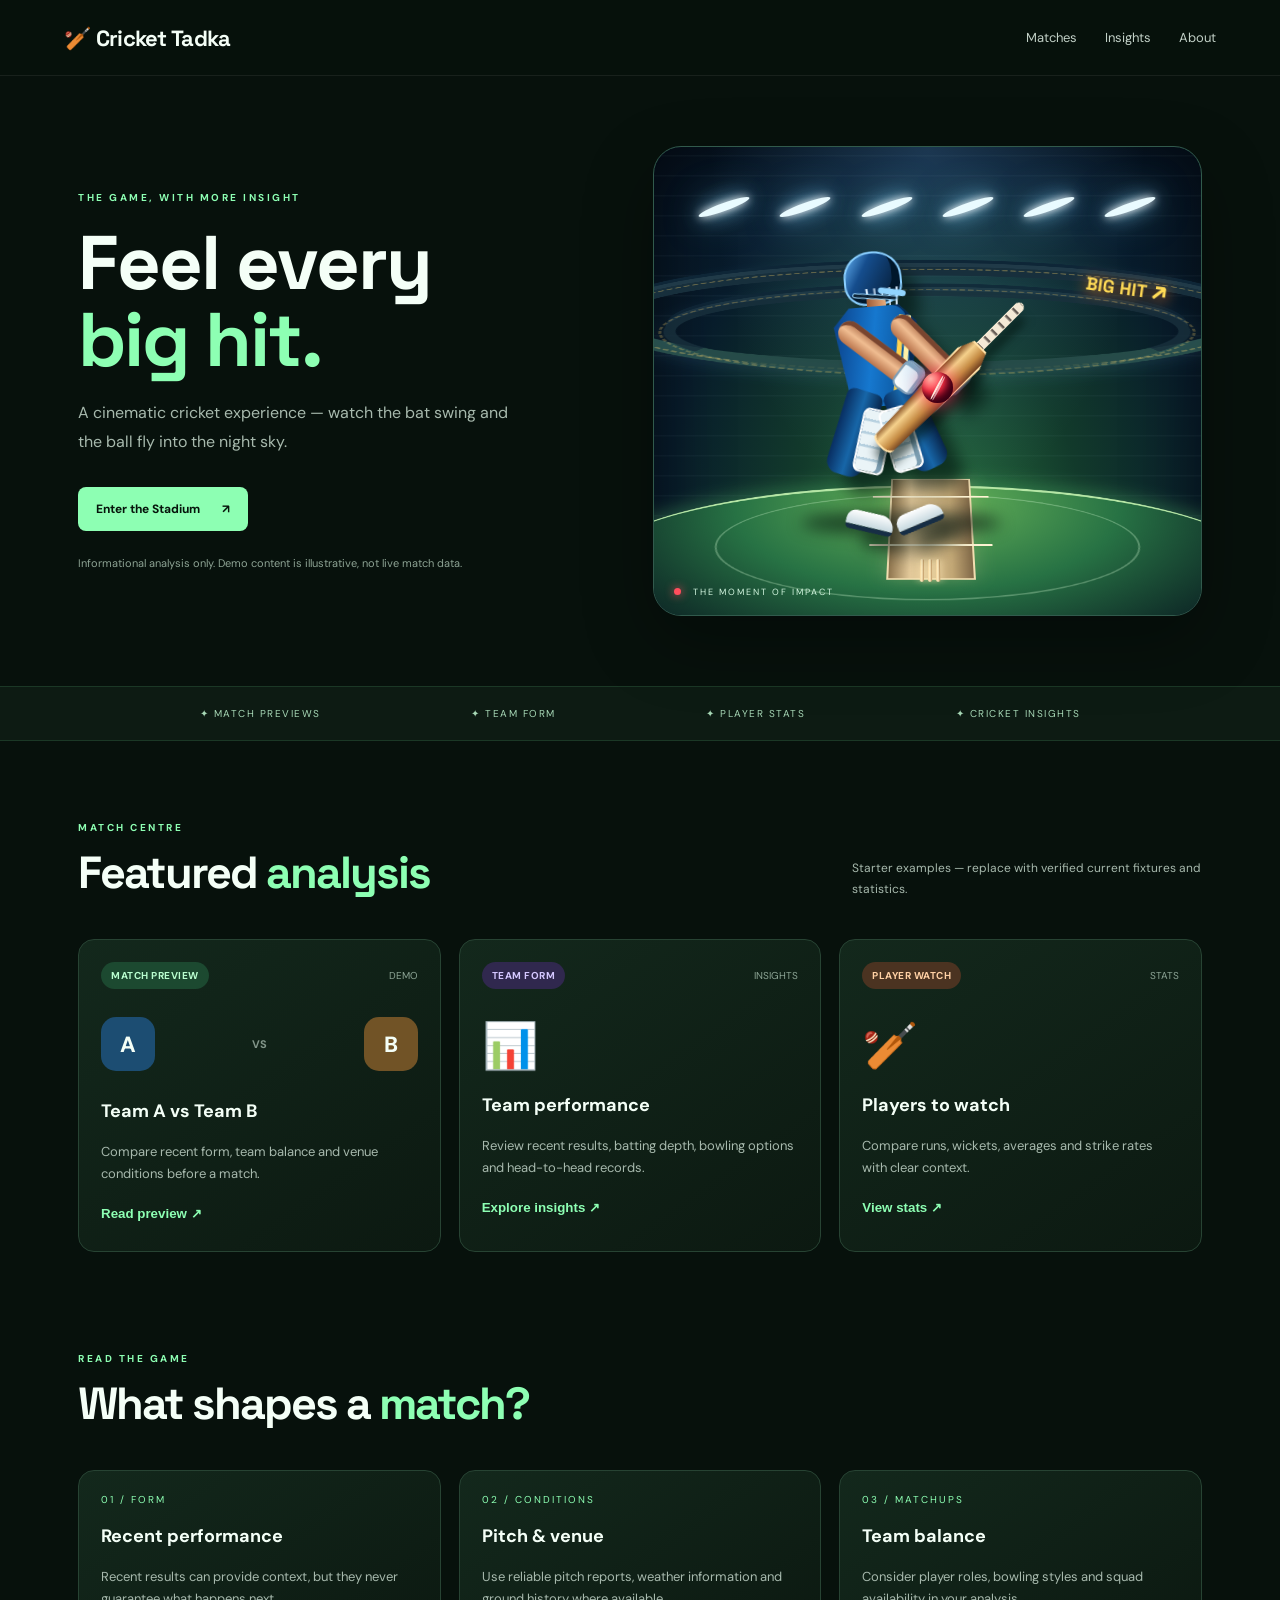
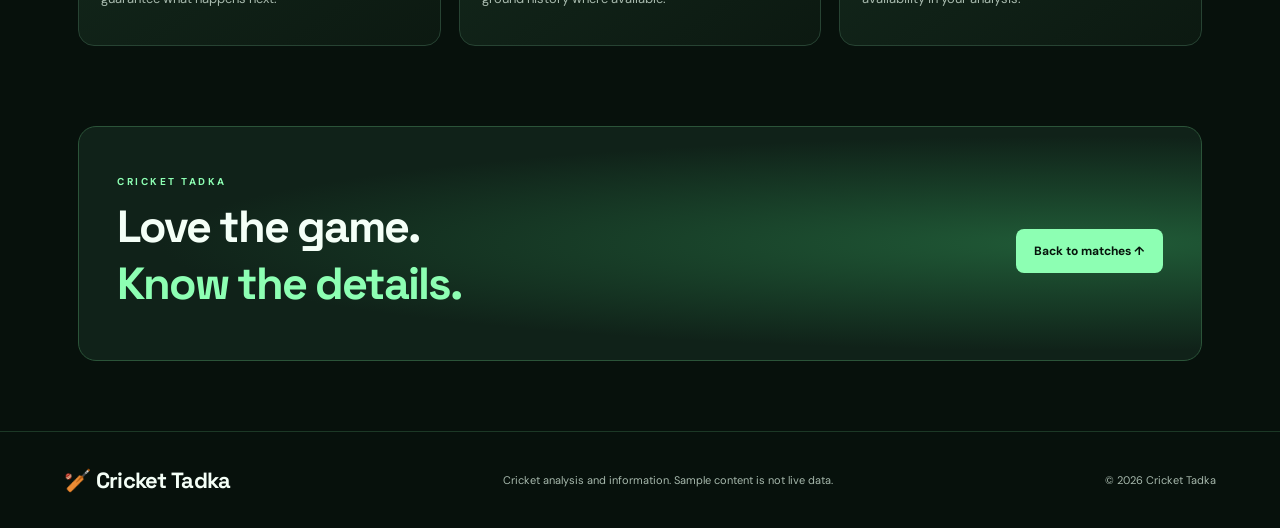
<file: index.html>
<!DOCTYPE html>
<html lang="en">
<head>
<meta charset="UTF-8">
<meta name="viewport" content="width=device-width, initial-scale=1">
<title>Cricket Tadka</title>
<meta name="description" content="Cricket Tadka — cricket match previews, team insights and player statistics.">
<link rel="stylesheet" href="style.css">
</head>
<body>
<header class="nav">
  <a class="logo" href="#">🏏 Cricket Tadka</a>
  <nav><a href="#matches">Matches</a><a href="#insights">Insights</a><a href="#about">About</a></nav>
</header>
<main>
  <section class="hero">
    <div class="hero-content">
      <p class="eyebrow">THE GAME, WITH MORE INSIGHT</p>
      <h1>Feel every<br><span>big hit.</span></h1>
      <p class="lead">A cinematic cricket experience — watch the bat swing and the ball fly into the night sky.</p>
      <a class="button" href="#matches">Enter the Stadium <span>↗</span></a>
      <p class="disclaimer">Informational analysis only. Demo content is illustrative, not live match data.</p>
    </div>
    <div class="visual cricket-action" aria-label="Animated cricket player swings bat and hits a flying ball">
      <div class="stadium-lights"><i></i><i></i><i></i><i></i><i></i><i></i></div>
      <div class="crowd-ring"></div><div class="crowd-ring ring-two"></div>
      <div class="ground"><div class="ground-ellipse"></div><div class="action-pitch"><i class="crease-line"></i><i class="stumps"><b></b><b></b><b></b></i></div></div>
      <div class="player-shadow"></div>
      <div class="batsman">
        <div class="helmet"><span class="helmet-peak"></span><span class="helmet-grill"></span></div>
        <div class="neck"></div><div class="shirt"><span class="shirt-stripe"></span></div>
        <div class="arm arm-back"><i class="glove"></i></div><div class="arm arm-front"><i class="glove"></i></div>
        <div class="trouser trouser-back"></div><div class="trouser trouser-front"></div>
        <div class="pad pad-back"></div><div class="pad pad-front"></div>
        <div class="shoe shoe-back"></div><div class="shoe shoe-front"></div>
      </div>
      <div class="bat-3d"><span class="bat-grip"></span><span class="bat-wood"></span></div>
      <div class="ball-trail"></div><div class="flying-ball"><span></span></div>
      <div class="hit-burst">✦</div><div class="shot-label">BIG HIT <b>↗</b></div>
      <div class="scene-caption"><span class="live-dot"></span> THE MOMENT OF IMPACT</div>
    </div>
  </section>
  <section class="ticker"><span>✦ MATCH PREVIEWS</span><span>✦ TEAM FORM</span><span>✦ PLAYER STATS</span><span>✦ CRICKET INSIGHTS</span></section>
  <section class="section" id="matches">
    <div class="section-head"><div><p class="eyebrow">MATCH CENTRE</p><h2>Featured <span>analysis</span></h2></div><p>Starter examples — replace with verified current fixtures and statistics.</p></div>
    <div class="cards">
      <article class="card"><div class="card-top"><span class="chip">MATCH PREVIEW</span><span>DEMO</span></div><div class="versus"><div class="team-icon blue">A</div><b>VS</b><div class="team-icon gold">B</div></div><h3>Team A vs Team B</h3><p>Compare recent form, team balance and venue conditions before a match.</p><button class="text-button" data-title="Match Preview" data-copy="Use verified recent results, player availability and venue information to build a balanced match preview.">Read preview ↗</button></article>
      <article class="card"><div class="card-top"><span class="chip purple">TEAM FORM</span><span>INSIGHTS</span></div><div class="big-icon">📊</div><h3>Team performance</h3><p>Review recent results, batting depth, bowling options and head-to-head records.</p><button class="text-button" data-title="Team Performance" data-copy="Compare the teams using consistent statistics from reliable sources. Avoid treating historical trends as guarantees.">Explore insights ↗</button></article>
      <article class="card"><div class="card-top"><span class="chip orange">PLAYER WATCH</span><span>STATS</span></div><div class="big-icon">🏏</div><h3>Players to watch</h3><p>Compare runs, wickets, averages and strike rates with clear context.</p><button class="text-button" data-title="Player Statistics" data-copy="Add verified player statistics and the date or competition they relate to, so visitors understand the context.">View stats ↗</button></article>
    </div>
  </section>
  <section class="section insights" id="insights">
    <div class="section-head"><div><p class="eyebrow">READ THE GAME</p><h2>What shapes a <span>match?</span></h2></div></div>
    <div class="cards three">
      <article class="mini-card"><div>01 / FORM</div><h3>Recent performance</h3><p>Recent results can provide context, but they never guarantee what happens next.</p></article>
      <article class="mini-card"><div>02 / CONDITIONS</div><h3>Pitch & venue</h3><p>Use reliable pitch reports, weather information and ground history where available.</p></article>
      <article class="mini-card"><div>03 / MATCHUPS</div><h3>Team balance</h3><p>Consider player roles, bowling styles and squad availability in your analysis.</p></article>
    </div>
  </section>
  <section class="bottom" id="about"><div><p class="eyebrow">CRICKET TADKA</p><h2>Love the game.<br><span>Know the details.</span></h2></div><a class="button" href="#matches">Back to matches ↑</a></section>
</main>
<footer><a class="logo" href="#">🏏 Cricket Tadka</a><p>Cricket analysis and information. Sample content is not live data.</p><span>© <span id="year"></span> Cricket Tadka</span></footer>
<dialog id="modal"><button class="close" aria-label="Close">×</button><p class="eyebrow">CRICKET TADKA</p><h2 id="modal-title"></h2><p id="modal-copy"></p><button class="button close-action">Got it</button></dialog>
<script src="script.js"></script>
</body>
</html>
</file>
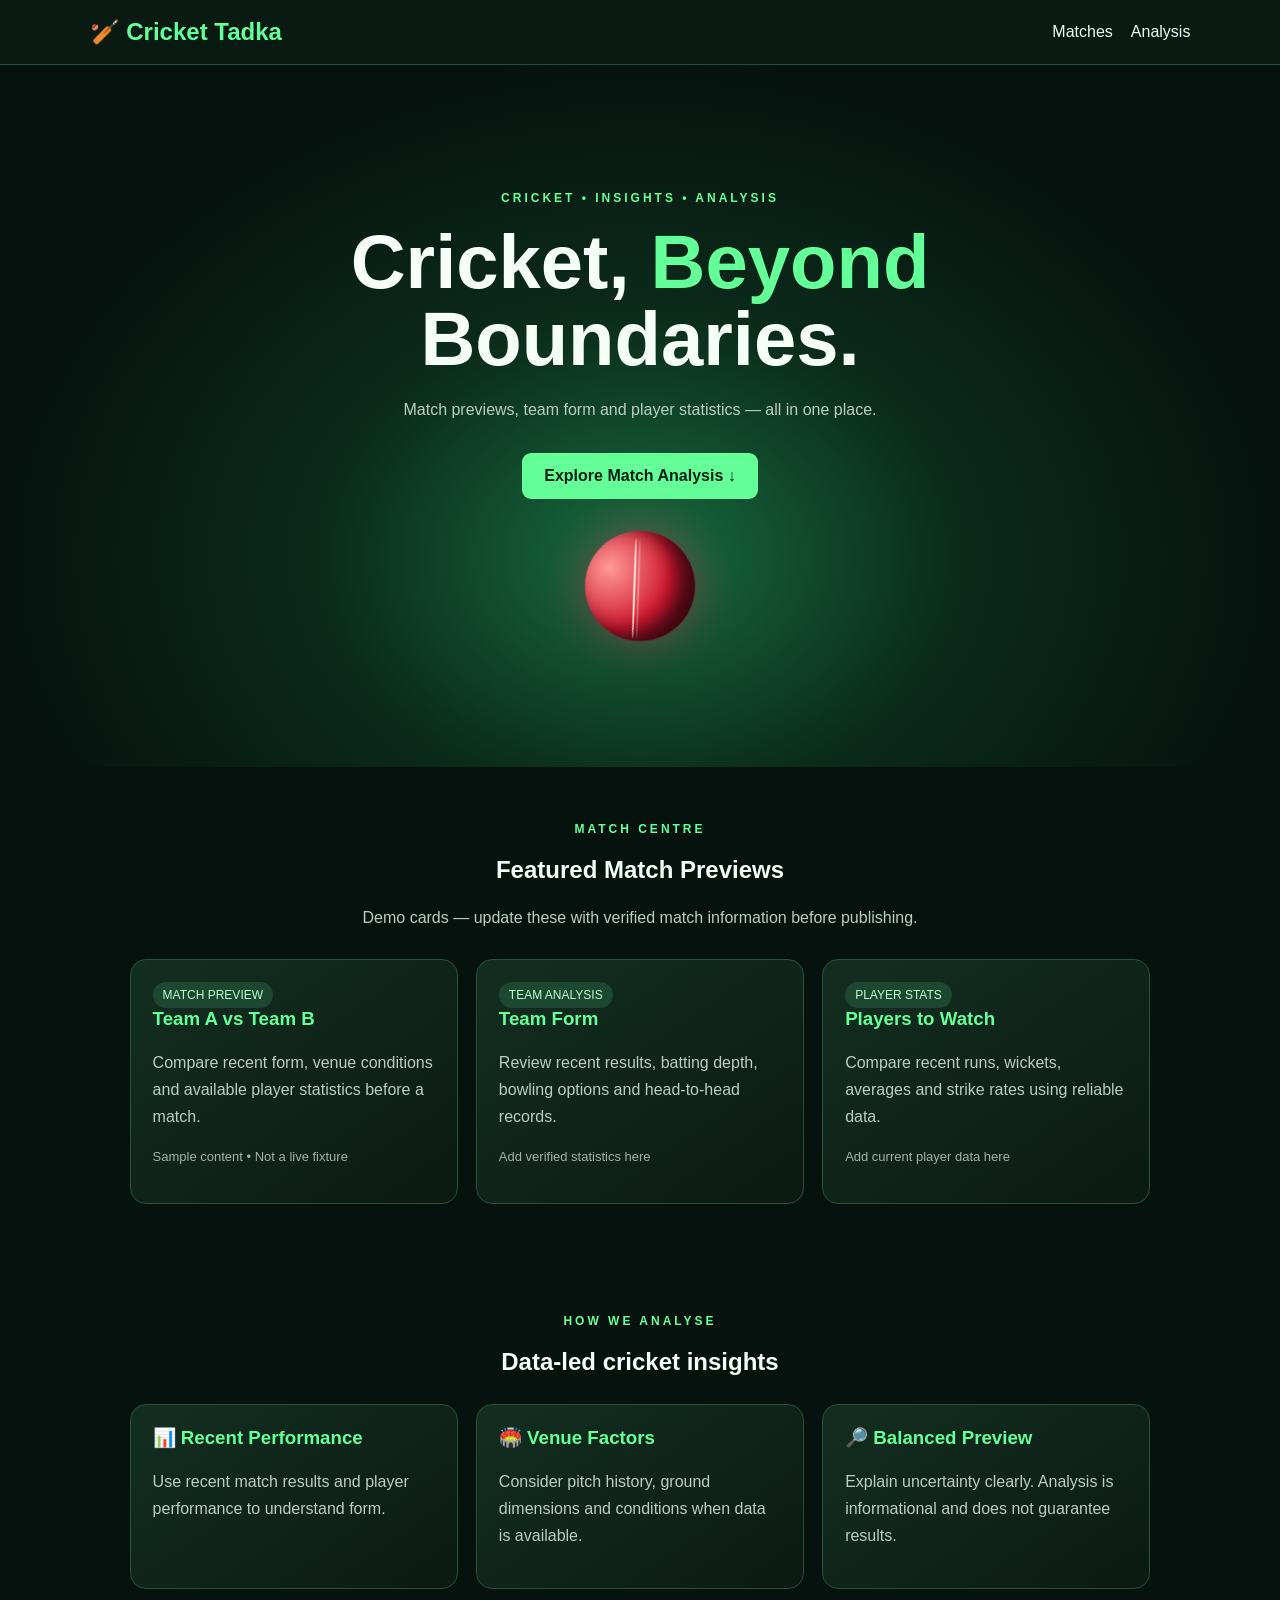
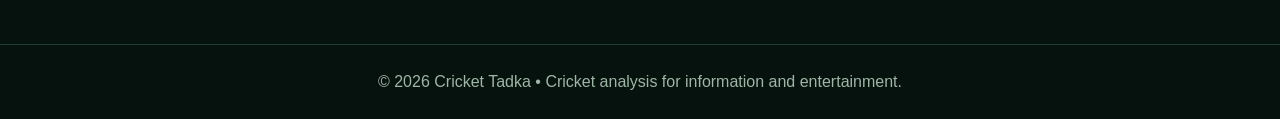
<file: index (1).html>
<!DOCTYPE html>
<html lang="en">
<head>
<meta charset="UTF-8">
<meta name="viewport" content="width=device-width, initial-scale=1.0">
<title>Cricket Tadka</title>
<style>
:root{--green:#65ff9a;--bg:#06120e;--panel:#10251c}
*{box-sizing:border-box}
body{margin:0;background:var(--bg);color:#f5fff8;font-family:Arial,sans-serif}
nav{display:flex;justify-content:space-between;align-items:center;padding:18px 7%;background:#091a12;border-bottom:1px solid #24513a;position:sticky;top:0}
.logo{font-size:24px;font-weight:800;color:var(--green)}
nav a{color:#e8fff0;text-decoration:none;margin-left:18px}
.hero{min-height:78vh;display:grid;place-items:center;text-align:center;padding:55px 20px;overflow:hidden;background:radial-gradient(ellipse at 50% 70%,#176b40 0%,#0b2b1b 35%,#06120e 72%)}
.hero-inner{max-width:850px}
.tag{color:var(--green);letter-spacing:3px;font-size:12px;font-weight:bold}
h1{font-size:clamp(38px,7vw,76px);line-height:1.02;margin:18px 0}
h1 span{color:var(--green)}
p{color:#b9cfc1;line-height:1.7}
.btn{display:inline-block;background:var(--green);color:#062013;padding:14px 22px;border-radius:9px;text-decoration:none;font-weight:bold;margin-top:14px}
.ball{width:110px;height:110px;margin:32px auto 0;border-radius:50%;background:radial-gradient(circle at 30% 25%,#ff9999,#cf172e 55%,#610916);box-shadow:0 0 45px #ff315566,inset -12px -12px 20px #3c0712;position:relative;animation:float 4s ease-in-out infinite;transform:rotate(-20deg)}
.ball:after{content:"";position:absolute;left:48px;top:5px;height:100px;width:2px;background:#fff4d9;transform:rotate(22deg);border-radius:50%;box-shadow:4px 0 0 #ffffff55}
@keyframes float{0%,100%{transform:translateY(0) rotate(-20deg)}50%{transform:translateY(-15px) rotate(10deg)}}
section.content{padding:55px 7%;max-width:1200px;margin:auto}
.section-title{text-align:center;margin-bottom:28px}
.grid{display:grid;grid-template-columns:repeat(auto-fit,minmax(220px,1fr));gap:18px}
.card{background:linear-gradient(145deg,#132e21,#0b1a13);border:1px solid #28523a;border-radius:16px;padding:22px}
.card h3{margin-top:0;color:var(--green)}
.pill{display:inline-block;background:#1d4730;color:#baffd0;padding:6px 10px;border-radius:20px;font-size:12px}
.note{font-size:13px;color:#9eb6a6}
footer{text-align:center;padding:28px;border-top:1px solid #1e3e2d;color:#9eb6a6}
@media(max-width:600px){nav{padding:15px 5%}nav a{margin-left:9px;font-size:13px}.logo{font-size:20px}.hero{min-height:70vh}}
</style>
</head>
<body>
<nav><div class="logo">🏏 Cricket Tadka</div><div><a href="#matches">Matches</a><a href="#analysis">Analysis</a></div></nav>
<header class="hero">
  <div class="hero-inner">
    <div class="tag">CRICKET • INSIGHTS • ANALYSIS</div>
    <h1>Cricket, <span>Beyond</span><br>Boundaries.</h1>
    <p>Match previews, team form and player statistics — all in one place.</p>
    <a class="btn" href="#matches">Explore Match Analysis ↓</a>
    <div class="ball" aria-label="Animated cricket ball"></div>
  </div>
</header>
<section class="content" id="matches">
  <div class="section-title"><div class="tag">MATCH CENTRE</div><h2>Featured Match Previews</h2><p>Demo cards — update these with verified match information before publishing.</p></div>
  <div class="grid">
    <article class="card"><span class="pill">MATCH PREVIEW</span><h3>Team A vs Team B</h3><p>Compare recent form, venue conditions and available player statistics before a match.</p><p class="note">Sample content • Not a live fixture</p></article>
    <article class="card"><span class="pill">TEAM ANALYSIS</span><h3>Team Form</h3><p>Review recent results, batting depth, bowling options and head-to-head records.</p><p class="note">Add verified statistics here</p></article>
    <article class="card"><span class="pill">PLAYER STATS</span><h3>Players to Watch</h3><p>Compare recent runs, wickets, averages and strike rates using reliable data.</p><p class="note">Add current player data here</p></article>
  </div>
</section>
<section class="content" id="analysis">
  <div class="section-title"><div class="tag">HOW WE ANALYSE</div><h2>Data-led cricket insights</h2></div>
  <div class="grid">
    <article class="card"><h3>📊 Recent Performance</h3><p>Use recent match results and player performance to understand form.</p></article>
    <article class="card"><h3>🏟️ Venue Factors</h3><p>Consider pitch history, ground dimensions and conditions when data is available.</p></article>
    <article class="card"><h3>🔎 Balanced Preview</h3><p>Explain uncertainty clearly. Analysis is informational and does not guarantee results.</p></article>
  </div>
</section>
<footer>© 2026 Cricket Tadka • Cricket analysis for information and entertainment.</footer>
</body>
</html>
</file>
<file: style.css>
@import url('https://fonts.googleapis.com/css2?family=DM+Sans:wght@400;500;600;700&family=Space+Grotesk:wght@400;500;600;700&display=swap');
:root{--bg:#07110c;--panel:#102018;--line:#274333;--green:#8dffb3;--text:#f4fff7;--muted:#a7b9ad}
*{box-sizing:border-box}html{scroll-behavior:smooth}body{margin:0;background:var(--bg);color:var(--text);font-family:'DM Sans',Arial,sans-serif}a{color:inherit;text-decoration:none}.nav{height:76px;padding:0 max(5%,calc((100% - 1180px)/2));display:flex;justify-content:space-between;align-items:center;border-bottom:1px solid #ffffff12;background:#07110cf0;position:sticky;top:0;z-index:5;backdrop-filter:blur(12px)}.logo{font-family:'Space Grotesk',sans-serif;font-weight:700;font-size:22px;letter-spacing:-.7px}.nav nav{display:flex;gap:28px;color:#c1d0c6;font-size:13px}.nav nav a:hover{color:var(--green)}.hero{max-width:1180px;margin:auto;min-height:580px;padding:70px 28px;display:grid;grid-template-columns:1fr 1fr;align-items:center;gap:25px}.eyebrow{font-size:10px;font-weight:700;letter-spacing:2.5px;color:var(--green)}h1,h2{font-family:'Space Grotesk',sans-serif;letter-spacing:-2px}h1{font-size:clamp(48px,6.5vw,76px);line-height:1.02;margin:20px 0}h1 span,h2 span{color:var(--green)}.lead{max-width:440px;color:var(--muted);line-height:1.8}.button{display:inline-flex;gap:22px;align-items:center;background:var(--green);color:#06140b;padding:14px 18px;border-radius:8px;font-weight:700;font-size:12px;border:0;cursor:pointer;margin-top:15px}.button:hover{transform:translateY(-2px);background:#baffce}.disclaimer{font-size:11px;color:#8da394;margin-top:25px}.visual{height:390px;position:relative;display:grid;place-items:center;perspective:900px}.halo{position:absolute;width:260px;height:260px;border-radius:50%;background:#2aff8030;filter:blur(65px)}.orbit{position:absolute;width:350px;height:260px;border:1px solid #70ff9a40;border-radius:50%;transform:rotate(-24deg)}.stadium{width:min(100%,420px);height:290px;position:relative;transform:rotateX(14deg) rotateZ(-5deg);transform-style:preserve-3d}.stands{position:absolute;top:25px;left:7%;width:86%;height:140px;border:2px solid #3c8e59;border-radius:50% 50% 15% 15%;background:repeating-linear-gradient(90deg,#153d27 0 8px,#205c37 8px 10px);box-shadow:0 0 28px #37e77a17}.stands.inner{top:72px;left:13%;width:74%;height:120px;opacity:.8;background:repeating-linear-gradient(90deg,#0b2416 0 8px,#19482b 8px 10px)}.field{position:absolute;bottom:8px;left:10%;width:80%;height:130px;border:2px solid #67d98a;border-radius:50%;background:radial-gradient(ellipse,#45c873,#126338 70%,#0b3520);transform:rotateX(48deg);box-shadow:0 12px 30px #0008}.pitch{position:absolute;left:47%;top:25%;width:7%;height:50%;background:#d4bd8c;border:2px solid #f3dfb2}.crease{position:absolute;left:43%;width:15%;height:2px;background:#fff5d8}.c1{top:30%}.c2{bottom:28%}.cricket-ball{position:absolute;top:65px;right:11%;width:82px;height:82px;border-radius:50%;background:radial-gradient(circle at 28% 23%,#ffb0b0,#e3233c 48%,#790d21 78%);box-shadow:inset -10px -12px 20px #390512,0 0 30px #f42d4b50;animation:float 4s ease-in-out infinite}.cricket-ball span{position:absolute;left:40px;top:4px;width:2px;height:74px;background:#ffe7d8;transform:rotate(23deg);box-shadow:4px 0 #ffffff60}@keyframes float{50%{transform:translateY(-14px) rotate(12deg)}}.visual-label{position:absolute;bottom:34px;right:4%;background:#102b1c;border:1px solid #3e7652;border-radius:8px;padding:12px 15px;font-size:10px;letter-spacing:1px}.visual-label b{color:var(--green);margin-left:10px}.ticker{display:flex;justify-content:space-evenly;gap:15px;flex-wrap:wrap;padding:20px 5%;background:#0d1b13;border-block:1px solid #1b3826;color:#a7d8b6;font-size:10px;letter-spacing:1.5px}.section{max-width:1180px;margin:auto;padding:70px 28px}.section-head{display:flex;align-items:end;justify-content:space-between;gap:30px;margin-bottom:28px}.section-head h2,.bottom h2{font-size:clamp(30px,4vw,45px);margin:10px 0}.section-head>p{max-width:350px;color:var(--muted);font-size:12px;line-height:1.7}.cards{display:grid;grid-template-columns:repeat(3,minmax(0,1fr));gap:18px}.card,.mini-card{background:linear-gradient(145deg,#13281c,#0c1911);border:1px solid var(--line);border-radius:16px;padding:22px}.card-top{display:flex;justify-content:space-between;align-items:center;font-size:10px;color:#8da596}.chip{border-radius:20px;padding:7px 10px;background:#1c4930;color:#baffd0;font-weight:700;letter-spacing:.5px}.purple{background:#30284e;color:#d4c7ff}.orange{background:#4b3321;color:#ffd0a4}.versus{display:flex;align-items:center;justify-content:space-between;margin:28px 0}.team-icon{width:54px;height:54px;border-radius:15px;display:grid;place-items:center;font-size:22px;font-weight:800}.blue{background:#1c4d72}.gold{background:#715326}.versus b{font-size:11px;color:#83968a}.card h3,.mini-card h3{font-size:18px}.card p,.mini-card p{font-size:13px;color:var(--muted);line-height:1.7}.text-button{background:none;border:0;color:var(--green);padding:8px 0;font-weight:700;cursor:pointer}.big-icon{font-size:45px;margin:27px 0 18px}.insights{padding-top:20px}.mini-card>div{font-size:10px;letter-spacing:2px;color:var(--green)}.bottom{max-width:1124px;margin:10px auto 70px;padding:38px;background:radial-gradient(ellipse at 90% 50%,#205b37,#102219 65%);border:1px solid #2b5439;border-radius:18px;display:flex;align-items:center;justify-content:space-between;gap:20px}footer{border-top:1px solid #1c3826;padding:30px 5%;display:flex;align-items:center;justify-content:space-between;gap:18px;flex-wrap:wrap}footer p,footer span{font-size:11px;color:var(--muted)}dialog{background:#102018;color:var(--text);border:1px solid #396849;border-radius:16px;padding:30px;max-width:440px;width:calc(100% - 32px)}dialog::backdrop{background:#000b;backdrop-filter:blur(4px)}dialog p{color:var(--muted);line-height:1.7}.close{float:right;background:none;border:0;color:white;font-size:28px;cursor:pointer}.close-action{margin-top:10px}@media(max-width:760px){.nav{padding:0 18px}.nav nav{gap:12px;font-size:12px}.hero{grid-template-columns:1fr;padding:55px 22px 25px}.hero h1{font-size:54px}.visual{height:330px}.section{padding:48px 20px}.section-head{display:block}.cards{grid-template-columns:1fr}.bottom{margin:0 18px 45px;padding:26px;display:block}footer{display:block;text-align:center}footer>*{margin:10px auto;display:block}}@media(max-width:420px){.logo{font-size:18px}.nav nav{gap:8px}.nav nav a{font-size:11px}.visual{transform:scale(.9);margin-inline:-15px}}


/* Extra motion layer: animated 3D pitch, swinging bat and flying ball */
.visual{perspective:1000px;isolation:isolate}
.stadium{animation:stadiumTilt 7s ease-in-out infinite;transform-origin:50% 65%;}
.field{animation:pitchPulse 5s ease-in-out infinite;transform-origin:50% 50%;}
.pitch{box-shadow:0 0 14px #f7e2a477;animation:pitchGlow 2.5s ease-in-out infinite;}
.cricket-ball{z-index:4;top:66px;right:12%;animation:ballFlight 3.8s cubic-bezier(.55,.05,.35,1) infinite;will-change:transform;}
.cricket-ball span{border-radius:50%;}
.cricket-bat{position:absolute;z-index:3;left:15%;bottom:78px;width:40px;height:190px;transform-origin:50% 86%;transform:rotate(34deg) rotateX(-8deg);transform-style:preserve-3d;filter:drop-shadow(10px 12px 8px #0007);animation:batSwing 3.8s ease-in-out infinite;}
.bat-handle{position:absolute;left:15px;top:0;width:11px;height:65px;border-radius:5px 5px 2px 2px;background:repeating-linear-gradient(0deg,#d8b98b 0 7px,#684a32 7px 9px);border:1px solid #f0d8ad;}
.bat-blade{position:absolute;left:3px;top:57px;width:34px;height:126px;border-radius:8px 8px 13px 13px;background:linear-gradient(90deg,#8d6034,#f1d5a0 28%,#d7ad70 68%,#83532d);border:2px solid #f3d7a3;box-shadow:inset 0 0 0 3px #ffffff20;clip-path:polygon(20% 0,80% 0,100% 12%,88% 100%,12% 100%,0 12%);}
.impact-spark{position:absolute;z-index:5;left:43%;top:46%;font-size:30px;color:#eaffad;text-shadow:0 0 18px #c9ff6d;opacity:0;animation:sparkFlash 3.8s ease-in-out infinite;}
.visual-label{z-index:6}
@keyframes ballFlight{0%,10%{transform:translate(0,0) rotate(0deg) scale(1)}22%{transform:translate(-28px,32px) rotate(130deg) scale(.94)}36%{transform:translate(-125px,145px) rotate(330deg) scale(.72)}43%{transform:translate(-175px,170px) rotate(470deg) scale(.62)}51%{transform:translate(-135px,105px) rotate(620deg) scale(.75)}68%{transform:translate(-55px,30px) rotate(850deg) scale(.92)}82%,100%{transform:translate(0,0) rotate(1080deg) scale(1)}}
@keyframes batSwing{0%,15%,100%{transform:rotate(34deg) rotateX(-8deg)}28%{transform:rotate(8deg) rotateX(-5deg)}38%{transform:rotate(-72deg) rotateX(8deg)}49%{transform:rotate(-28deg) rotateX(0deg)}62%{transform:rotate(20deg) rotateX(-5deg)}}
@keyframes sparkFlash{0%,34%,55%,100%{opacity:0;transform:scale(.4) rotate(0)}41%{opacity:1;transform:scale(1.35) rotate(25deg)}47%{opacity:0;transform:scale(1.8) rotate(50deg)}}
@keyframes stadiumTilt{0%,100%{transform:rotateX(14deg) rotateZ(-5deg) rotateY(-2deg)}50%{transform:rotateX(18deg) rotateZ(-2deg) rotateY(3deg)}}
@keyframes pitchPulse{0%,100%{transform:rotateX(48deg) scale(1)}50%{transform:rotateX(53deg) scale(1.035)}}
@keyframes pitchGlow{0%,100%{box-shadow:0 0 8px #f7e2a433}50%{box-shadow:0 0 20px #f7e2a499}}
@media(max-width:760px){.cricket-bat{left:10%;bottom:68px;transform-origin:50% 86%;scale:.82}.cricket-ball{right:8%}.impact-spark{left:40%;top:48%}}
@media(prefers-reduced-motion:reduce){.stadium,.field,.pitch,.cricket-ball,.cricket-bat,.impact-spark{animation:none!important}}


/* CRICKET TADKA: animated batter + flying ball hero scene (CSS animation, no poster) */
.cricket-action{height:470px;overflow:hidden;border-radius:28px;isolation:isolate;background:radial-gradient(ellipse at 52% 78%,#276e3d 0,#123a2b 35%,#081c2c 68%,#06111f 100%);border:1px solid #315a4c;box-shadow:inset 0 0 70px #0008,0 25px 70px #0005;perspective:1000px}
.cricket-action:before{content:"";position:absolute;inset:0;background:repeating-linear-gradient(0deg,transparent 0 18px,#c4f4ff08 19px 20px),radial-gradient(ellipse at 50% 0%,#477db255,transparent 56%);z-index:-1}
.crowd-ring{position:absolute;left:-10%;top:12%;width:120%;height:48%;border:22px solid #172f3c;border-bottom-color:#254b48;border-radius:50%;box-shadow:0 -10px 0 #203a48,0 -18px 0 #0e2637,0 0 35px #76caff1c;transform:rotateX(58deg)}
.crowd-ring:after{content:"";position:absolute;inset:-17px;border:3px dashed #ffd66a50;border-radius:50%}
.ring-two{top:21%;left:2%;width:96%;height:36%;border-width:12px;opacity:.8}
.stadium-lights{position:absolute;top:12%;left:8%;right:8%;display:flex;justify-content:space-between;z-index:2}
.stadium-lights i{width:54px;height:8px;border-radius:50%;background:#e9fbff;box-shadow:0 0 8px #fff,0 0 20px #83d7ff,0 0 38px #83d7ff88;transform:rotate(-20deg)}
.ground{position:absolute;bottom:-16%;left:-12%;width:124%;height:54%;border-radius:50%;background:radial-gradient(ellipse at 50% 10%,#6bb85a,#277244 43%,#102f29 72%);border-top:4px solid #b6e7a6;transform:rotateX(58deg);box-shadow:0 -10px 30px #64dc7c44}
.ground-ellipse{position:absolute;left:18%;top:5%;width:64%;height:65%;border:2px solid #d9ffd64d;border-radius:50%}
.action-pitch{position:absolute;left:44%;top:-7%;width:13%;height:66%;background:linear-gradient(90deg,#8e744d,#e3c99a 25%,#c2a775 75%,#806847);border:2px solid #f2deb0;box-shadow:0 0 20px #ffe4aa33;transform:rotateX(-10deg)}
.crease-line{position:absolute;top:18%;left:-25%;width:150%;height:3px;background:#fff5d4;box-shadow:0 80px #fff5d4}
.stumps{position:absolute;bottom:-5px;left:37%;display:flex;gap:4px}
.stumps b{width:4px;height:33px;border-radius:2px;background:linear-gradient(90deg,#f6d59b,#fff0c6,#ad804b);box-shadow:0 0 8px #ffe8b4}
.batsman{position:absolute;z-index:4;left:29%;bottom:18%;width:150px;height:280px;transform:rotate(-5deg);transform-origin:50% 85%;animation:playerSwing 3.2s ease-in-out infinite;filter:drop-shadow(15px 20px 8px #00100c99)}
.helmet{position:absolute;top:0;left:50px;width:58px;height:54px;border-radius:48% 48% 38% 38%;background:linear-gradient(120deg,#66b5f7 0,#154d8d 32%,#09294c 75%);border:2px solid #8acfff;box-shadow:inset -8px -7px 0 #00172b}
.helmet:after{content:"";position:absolute;right:-5px;bottom:7px;width:28px;height:6px;background:#91d4ff;border-radius:5px;transform:rotate(12deg)}
.helmet-peak{position:absolute;bottom:4px;left:5px;width:45px;height:5px;background:#0c2133;border:1px solid #9ad8ff;transform:rotate(8deg);border-radius:3px;z-index:2}
.helmet-grill{position:absolute;left:20px;bottom:-14px;width:30px;height:28px;border:2px solid #dceeff;border-top:0;border-radius:0 0 12px 12px;background:repeating-linear-gradient(90deg,transparent 0 5px,#dceeff 6px 7px);transform:perspective(30px) rotateX(-10deg)}
.neck{position:absolute;top:45px;left:71px;width:19px;height:22px;background:linear-gradient(90deg,#9c5a36,#e8ac7b);border-radius:5px}
.shirt{position:absolute;top:55px;left:36px;width:83px;height:100px;background:linear-gradient(100deg,#0a3f87,#1678cf 44%,#06417e);clip-path:polygon(20% 0,80% 0,100% 18%,84% 100%,15% 100%,0 18%);border-radius:15px;box-shadow:inset -10px 0 #052a57}
.shirt-stripe{position:absolute;top:10px;right:18px;width:5px;height:80px;background:#ffd24e;transform:rotate(9deg);box-shadow:7px 0 #fff1a6}
.arm{position:absolute;z-index:3;width:24px;height:89px;border-radius:15px;background:linear-gradient(90deg,#b9744c,#f0bd91,#a76542);transform-origin:50% 12%;box-shadow:inset -5px 0 #79452f}
.arm-back{top:68px;left:39px;transform:rotate(-48deg)}.arm-front{top:66px;left:92px;transform:rotate(-40deg)}
.glove{position:absolute;bottom:-9px;left:-4px;width:32px;height:25px;border-radius:8px;background:linear-gradient(135deg,#fff,#c5e4f4);border:2px solid #7c9fb9;box-shadow:inset -5px -3px #7da6c2}
.trouser{position:absolute;top:139px;width:37px;height:87px;border-radius:8px 8px 13px 13px;background:linear-gradient(90deg,#082e61,#1766a8,#08254b);transform-origin:top center}
.trouser-back{left:45px;transform:rotate(22deg)}.trouser-front{left:76px;transform:rotate(-20deg)}
.pad{position:absolute;z-index:2;top:157px;width:31px;height:65px;border-radius:7px;background:repeating-linear-gradient(0deg,#eaf4f7 0 10px,#b6d0df 11px 13px);border:2px solid #fff;box-shadow:inset -5px 0 #7c9eb2}
.pad-back{left:50px;transform:rotate(17deg)}.pad-front{left:78px;transform:rotate(-12deg)}
.shoe{position:absolute;bottom:0;width:48px;height:20px;border-radius:10px 14px 5px 5px;background:linear-gradient(#fff,#c6d8df);border-bottom:5px solid #172e45}
.shoe-back{left:31px;transform:rotate(18deg)}.shoe-front{left:81px;transform:rotate(-18deg)}
.bat-3d{position:absolute;z-index:5;left:41%;bottom:34%;width:34px;height:205px;transform-origin:50% 88%;transform:rotate(45deg);animation:batImpact 3.2s ease-in-out infinite;filter:drop-shadow(10px 9px 5px #00100b99)}
.bat-grip{position:absolute;top:0;left:12px;width:10px;height:70px;border-radius:5px;background:repeating-linear-gradient(0deg,#f4e9d6 0 7px,#665c55 8px 10px);border:1px solid #fff0d8}
.bat-wood{position:absolute;top:60px;left:2px;width:31px;height:142px;border-radius:8px 8px 13px 13px;background:linear-gradient(90deg,#875225,#f5d18c 30%,#c48a42 70%,#71401f);border:2px solid #ffe0a5;clip-path:polygon(23% 0,77% 0,100% 12%,88% 100%,12% 100%,0 12%)}
.flying-ball{position:absolute;z-index:6;left:49%;top:48%;width:31px;height:31px;border-radius:50%;background:radial-gradient(circle at 28% 22%,#ffb1a4,#ff3045 40%,#a90025 77%,#470018);box-shadow:inset -5px -6px 8px #360013,0 0 20px #ff315b;animation:ballLaunch 3.2s cubic-bezier(.3,.1,.15,1) infinite}
.flying-ball span{position:absolute;left:14px;top:2px;width:2px;height:27px;background:#ffe6db;border-radius:50%;transform:rotate(28deg);box-shadow:2px 0 #fff8}
.ball-trail{position:absolute;z-index:5;left:47%;top:47%;width:180px;height:10px;background:linear-gradient(90deg,transparent,#ff5d5d77,#ffd7a8);filter:blur(4px);transform:rotate(-35deg);transform-origin:left center;opacity:0;animation:trailLaunch 3.2s ease-out infinite}
.hit-burst{position:absolute;z-index:7;left:49%;top:45%;font-size:50px;color:#fff4a4;text-shadow:0 0 18px #ffb52b,0 0 40px #ff4c1f;opacity:0;animation:hitFlash 3.2s ease-in-out infinite}
.shot-label{position:absolute;z-index:7;right:6%;top:26%;font-family:'Space Grotesk',sans-serif;font-size:18px;font-weight:700;color:#ffdb56;text-shadow:0 2px 15px #ff7b28;transform:rotate(8deg);animation:labelPop 3.2s ease-in-out infinite}
.shot-label b{font-size:26px}
.scene-caption{position:absolute;z-index:8;left:20px;bottom:17px;font-size:9px;letter-spacing:2px;color:#d3f6e0}
.live-dot{display:inline-block;width:7px;height:7px;border-radius:50%;background:#ff4e5d;box-shadow:0 0 10px #ff4e5d;margin-right:8px}
.player-shadow{position:absolute;z-index:3;bottom:17%;left:27%;width:200px;height:24px;border-radius:50%;background:#00120c99;filter:blur(8px)}
@keyframes playerSwing{0%,14%,100%{transform:rotate(-5deg) translateY(0)}25%{transform:rotate(5deg) translateY(-3px)}36%{transform:rotate(-12deg) translateY(-4px)}48%{transform:rotate(7deg) translateY(0)}60%{transform:rotate(-5deg)}}
@keyframes batImpact{0%,15%,100%{transform:rotate(45deg)}25%{transform:rotate(26deg)}35%{transform:rotate(-78deg)}43%{transform:rotate(-38deg)}58%{transform:rotate(45deg)}}
@keyframes ballLaunch{0%,24%{transform:translate(0,70px) scale(.65) rotate(0)}31%{transform:translate(5px,10px) scale(1.2) rotate(180deg)}38%{transform:translate(55px,-75px) scale(1.05) rotate(400deg)}55%{transform:translate(160px,-155px) scale(.83) rotate(700deg)}72%{transform:translate(240px,-195px) scale(.63) rotate(1000deg)}85%,100%{transform:translate(270px,-220px) scale(.45) rotate(1300deg)}}
@keyframes trailLaunch{0%,27%,100%{opacity:0;transform:rotate(-35deg) scaleX(.1)}34%{opacity:1;transform:rotate(-35deg) scaleX(.9)}65%{opacity:.75;transform:rotate(-35deg) translate(120px,-110px) scaleX(1.1)}80%{opacity:0;transform:rotate(-35deg) translate(220px,-170px) scaleX(.2)}}
@keyframes hitFlash{0%,29%,46%,100%{opacity:0;transform:scale(.2) rotate(0)}34%{opacity:1;transform:scale(1.5) rotate(20deg)}41%{opacity:0;transform:scale(2.3) rotate(45deg)}}
@keyframes labelPop{0%,30%,100%{opacity:.25;transform:translateY(10px) rotate(8deg)}42%,72%{opacity:1;transform:translateY(0) rotate(8deg)}}
@media(max-width:760px){.cricket-action{height:360px}.batsman{transform:scale(.8) rotate(-5deg);left:24%;bottom:13%;transform-origin:50% 85%}.bat-3d{left:37%;bottom:29%;scale:.8}.flying-ball{left:47%;top:44%}.shot-label{right:5%;top:19%;font-size:14px}.stadium-lights i{width:35px}.scene-caption{font-size:8px;left:12px}.ball-trail{width:130px}}
@media(max-width:420px){.cricket-action{height:320px}.batsman{left:18%;scale:.72;bottom:9%}.bat-3d{left:33%;bottom:25%;scale:.68}.flying-ball{left:45%;top:44%;scale:.8}.shot-label{font-size:12px;top:17%}}
@media(prefers-reduced-motion:reduce){.batsman,.bat-3d,.flying-ball,.ball-trail,.hit-burst,.shot-label{animation:none!important}}
</file>
